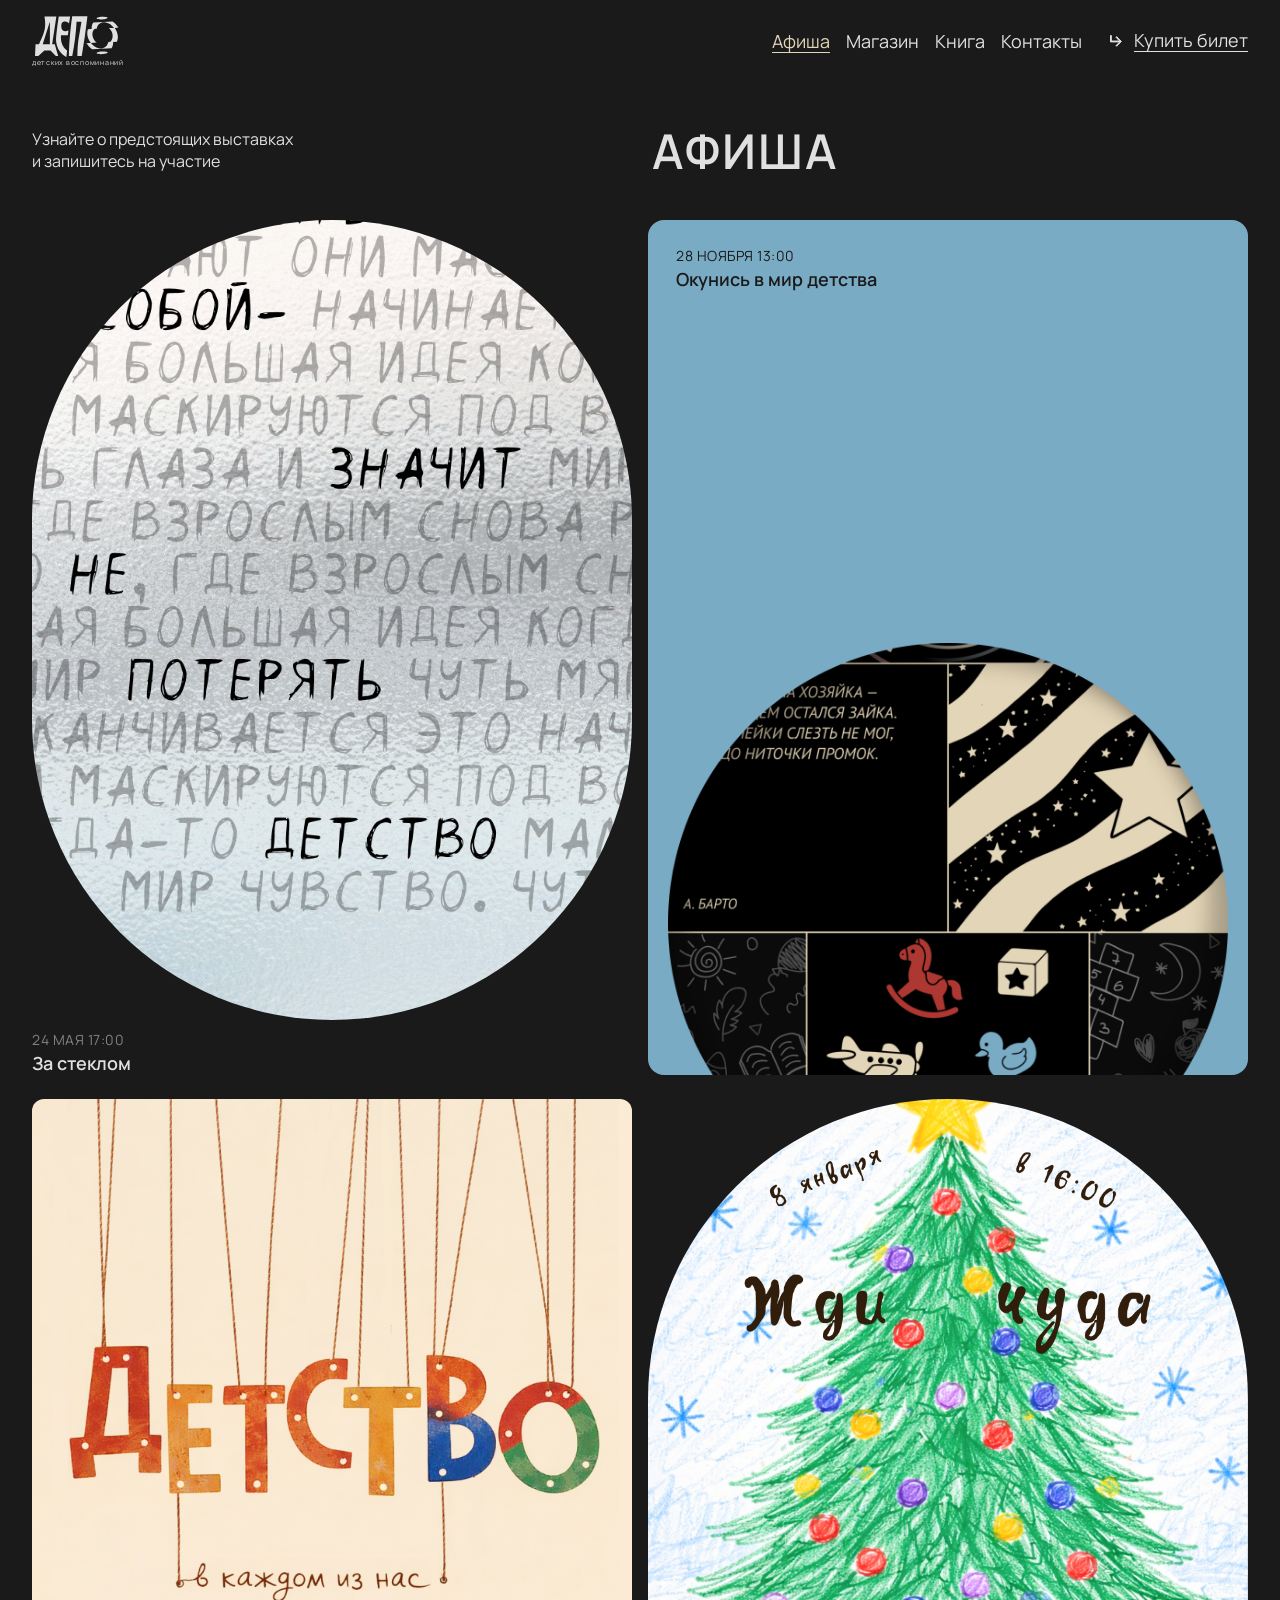
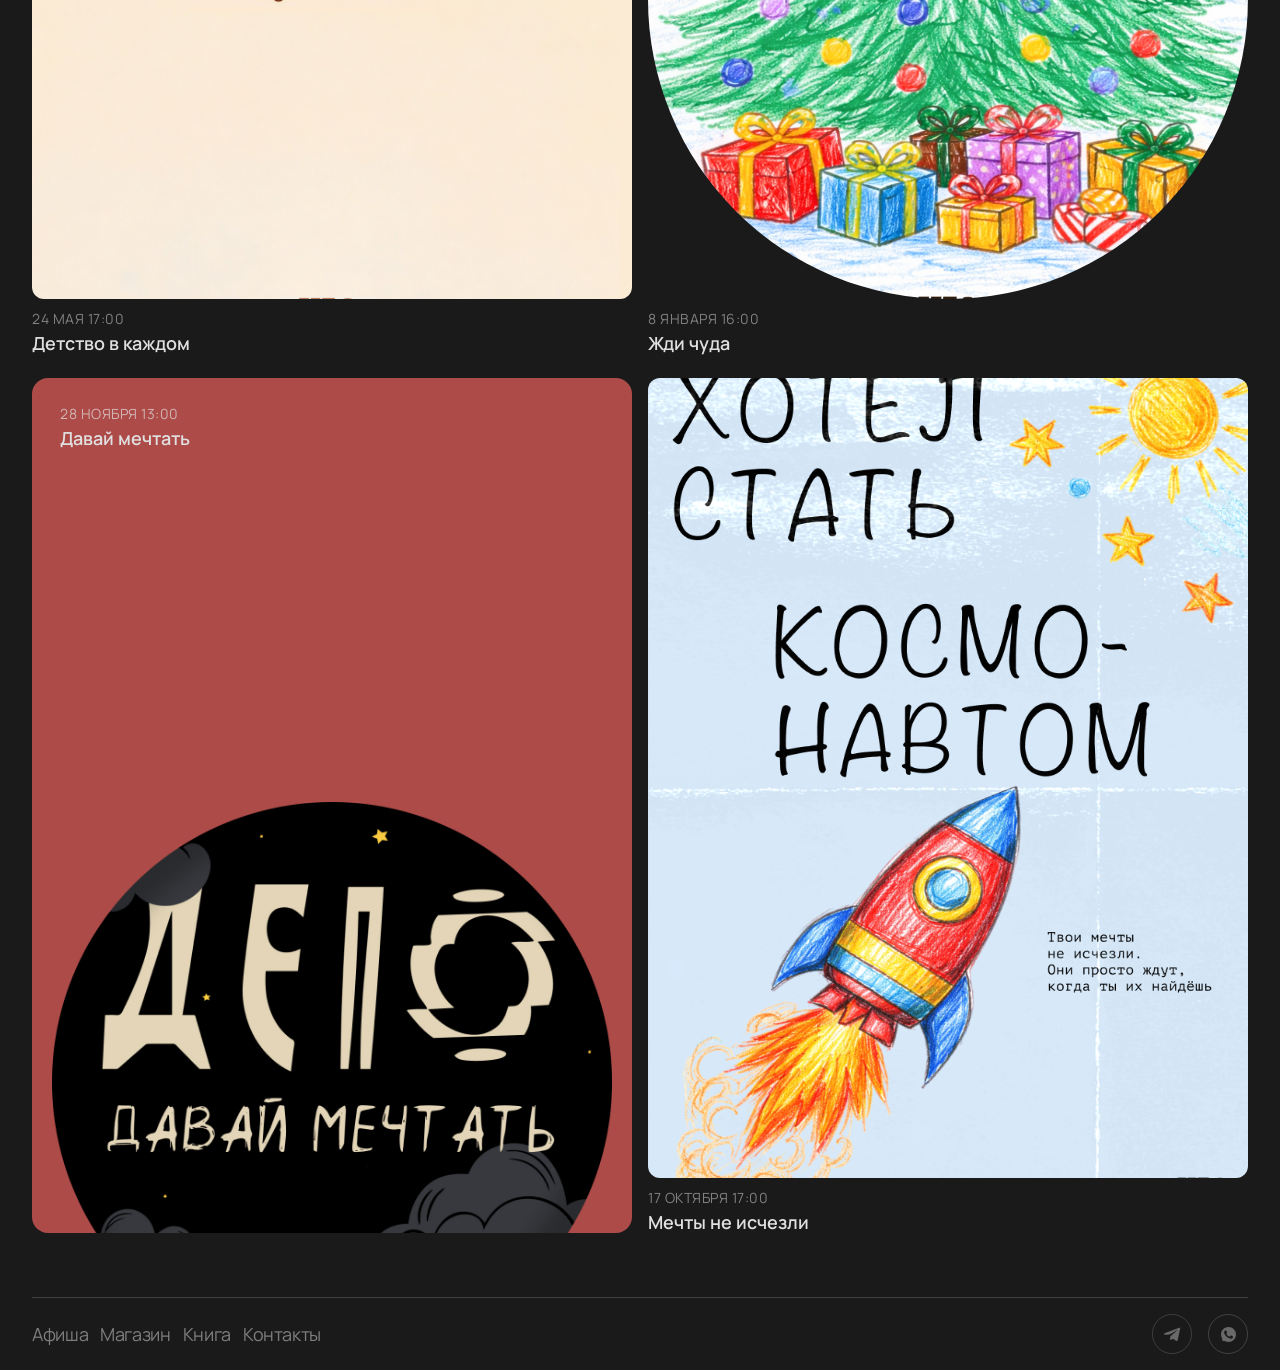
<file: pages/afisha.html>
<!DOCTYPE html>
<html lang="ru" data-base="../">
  <head>
    <meta charset="UTF-8" />
    <meta name="viewport" content="width=device-width, initial-scale=1.0" />
    <meta name="description" content="Афиша выставки ДЕПО — предстоящие мероприятия и запись на участие." />
    <title>Афиша — ДЕПО</title>
    <link rel="icon" type="image/x-icon" href="../assets/favicon/favicon.ico" />
    <link rel="icon" type="image/svg+xml" href="../assets/favicon/favicon.svg" />
    <link rel="apple-touch-icon" href="../assets/favicon/apple-touch-icon.png" />
    <link rel="icon" type="image/png" sizes="96x96" href="../assets/favicon/favicon-96x96.png" />
    <link rel="manifest" href="../assets/favicon/site.webmanifest" />
    <link rel="stylesheet" href="../css/shared/reset.css" />
    <link rel="stylesheet" href="../css/shared/variables.css" />
    <link rel="stylesheet" href="../css/shared/fonts.css" />
    <link rel="stylesheet" href="../css/base.css" />
    <link rel="stylesheet" href="../css/components/header.css" />
    <link rel="stylesheet" href="../css/components/footer.css" />
    <link rel="stylesheet" href="../css/pages/afisha.css" />
  </head>
  <body class="page" data-page="afisha">
    <div id="site-header"></div>

    <main class="page__main">
      <section class="afisha" aria-labelledby="afisha-title">
        <div class="container">
          <div class="afisha__intro">
            <h1 class="afisha__title" id="afisha-title">Афиша</h1>
            <p class="afisha__subtitle">
              Узнайте о предстоящих выставках<br />
              и запишитесь на участие
            </p>
          </div>

          <div class="afisha__grid">
            <div class="afisha__row afisha__row--top">
            <button
              class="afisha-card afisha-card--circle"
              type="button"
              data-event-title="За стеклом"
              data-event-date="24 мая 17:00"
              aria-label="За стеклом, 24 мая 17:00"
            >
              <span class="afisha-card__media">
                <img src="../assets/images/afisha/event-glass.jpg" alt="" width="310" height="465" />
              </span>
              <span class="afisha-card__meta">
                <time class="afisha-card__date" datetime="2025-05-24T17:00">24 мая 17:00</time>
                <span class="afisha-card__name">За стеклом</span>
              </span>
            </button>

            <a
              class="afisha-card afisha-card--featured afisha-card--blue"
              href="https://dylinauv-26.github.io/depo/"
              target="_blank"
              rel="noopener noreferrer"
              aria-label="Окунись в мир детства, 28 ноября 13:00 — открыть сайт"
            >
              <span class="afisha-card__featured-body">
                <span class="afisha-card__featured-text">
                  <time class="afisha-card__date" datetime="2025-11-28T13:00">28 ноября 13:00</time>
                  <span class="afisha-card__name">Окунись в мир детства</span>
                </span>
                <img
                  class="afisha-card__decor"
                  src="../assets/images/afisha/decor-blue.png"
                  alt=""
                  width="608"
                  height="608"
                />
              </span>
            </a>
            </div>

            <div class="afisha__row afisha__row--middle">
            <button
              class="afisha-card afisha-card--rect afisha-card--childhood"
              type="button"
              data-event-title="Детство в каждом"
              data-event-date="24 мая 17:00"
              aria-label="Детство в каждом, 24 мая 17:00"
            >
              <span class="afisha-card__media">
                <img src="../assets/images/afisha/event-childhood.jpg" alt="" width="312" height="465" />
              </span>
              <span class="afisha-card__meta">
                <time class="afisha-card__date" datetime="2025-05-24T17:00">24 мая 17:00</time>
                <span class="afisha-card__name">Детство в каждом</span>
              </span>
            </button>

            <button
              class="afisha-card afisha-card--pill"
              type="button"
              data-event-title="Жди чуда"
              data-event-date="8 января 16:00"
              aria-label="Жди чуда, 8 января 16:00"
            >
              <span class="afisha-card__media">
                <img src="../assets/images/afisha/event-miracle.jpg" alt="" width="312" height="465" />
              </span>
              <span class="afisha-card__meta">
                <time class="afisha-card__date" datetime="2026-01-08T16:00">8 января 16:00</time>
                <span class="afisha-card__name">Жди чуда</span>
              </span>
            </button>
            </div>

            <div class="afisha__row afisha__row--bottom">
            <a
              class="afisha-card afisha-card--featured afisha-card--red"
              href="https://dylinauv-26.github.io/depo_dream/"
              target="_blank"
              rel="noopener noreferrer"
              aria-label="Давай мечтать, 28 ноября 13:00 — открыть сайт"
            >
              <span class="afisha-card__featured-body">
                <span class="afisha-card__featured-text">
                  <time class="afisha-card__date" datetime="2025-11-28T13:00">28 ноября 13:00</time>
                  <span class="afisha-card__name">Давай мечтать</span>
                </span>
                <img
                  class="afisha-card__decor"
                  src="../assets/images/afisha/decor-red.png"
                  alt=""
                  width="608"
                  height="608"
                />
              </span>
            </a>

            <button
              class="afisha-card afisha-card--rect afisha-card--dreams"
              type="button"
              data-event-title="Мечты не исчезли"
              data-event-date="17 октября 17:00"
              aria-label="Мечты не исчезли, 17 октября 17:00"
            >
              <span class="afisha-card__media">
                <img src="../assets/images/afisha/event-dreams.jpg" alt="" width="312" height="465" />
              </span>
              <span class="afisha-card__meta">
                <time class="afisha-card__date" datetime="2025-10-17T17:00">17 октября 17:00</time>
                <span class="afisha-card__name">Мечты не исчезли</span>
              </span>
            </button>
            </div>
          </div>
        </div>
      </section>
    </main>

    <div id="site-footer"></div>

    <div class="afisha-modal" id="afisha-signup-modal" hidden>
      <div class="afisha-modal__overlay" data-close aria-hidden="true"></div>
      <div class="afisha-modal__dialog" role="dialog" aria-modal="true" aria-labelledby="afisha-modal-title">
        <button class="afisha-modal__close" type="button" aria-label="Закрыть">×</button>
        <h2 class="afisha-modal__title" id="afisha-modal-title">Запись на участие</h2>
        <p class="afisha-modal__event" data-event-info></p>

        <form class="afisha-modal__form">
          <label class="afisha-modal__field">
            <span class="afisha-modal__label">Имя</span>
            <input
              class="afisha-modal__input"
              type="text"
              name="name"
              autocomplete="name"
              placeholder="Ваше имя"
              required
            />
          </label>

          <label class="afisha-modal__field">
            <span class="afisha-modal__label">Телефон</span>
            <input
              class="afisha-modal__input"
              type="tel"
              name="phone"
              autocomplete="tel"
              placeholder="+7 (___) ___-__-__"
              required
            />
          </label>

          <label class="afisha-modal__field">
            <span class="afisha-modal__label">Email</span>
            <input
              class="afisha-modal__input"
              type="email"
              name="email"
              autocomplete="email"
              placeholder="example@mail.ru"
              required
            />
          </label>

          <button class="afisha-modal__submit" type="submit">Отправить заявку</button>
        </form>
      </div>
    </div>

    <script type="module" src="../js/layout.js"></script>
    <script src="../js/pages/afisha.js" defer></script>
  </body>
</html>
</file>
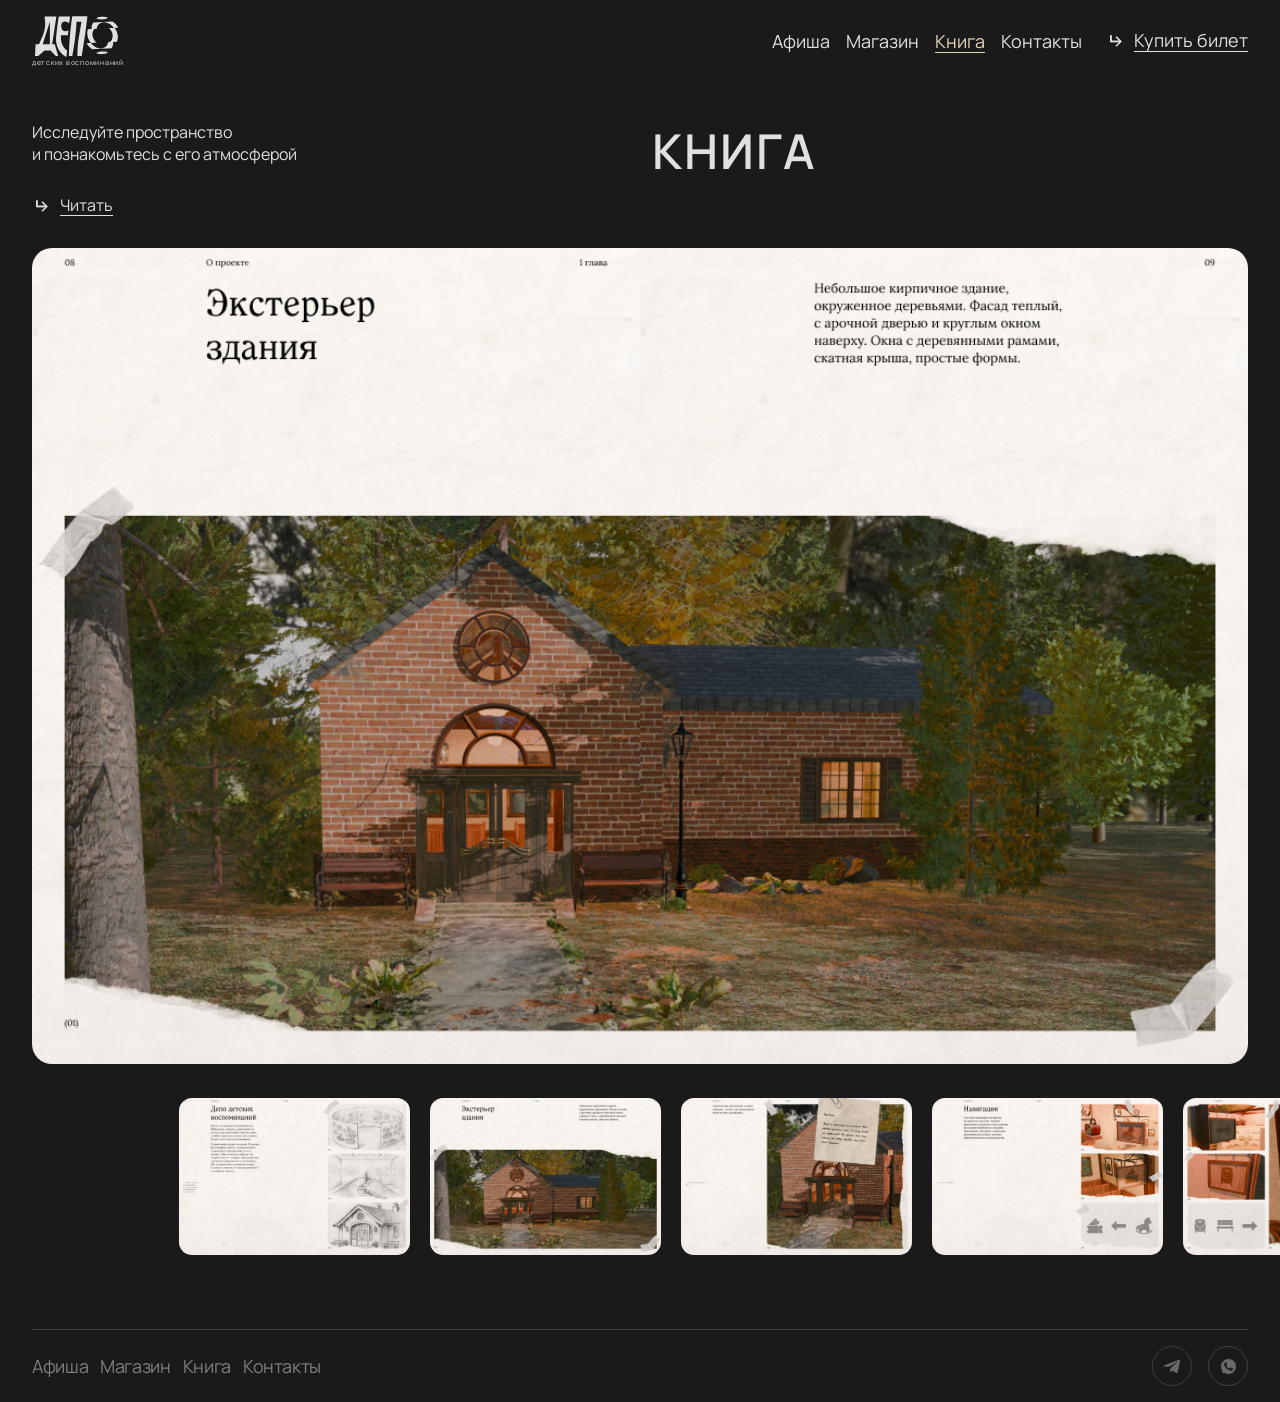
<file: pages/book.html>
<!DOCTYPE html>
<html lang="ru" data-base="../">
  <head>
    <meta charset="UTF-8" />
    <meta name="viewport" content="width=device-width, initial-scale=1.0" />
    <meta name="description" content="Книга выставки ДЕПО — исследуйте пространство и познакомьтесь с его атмосферой." />
    <title>Книга — ДЕПО</title>
    <link rel="icon" type="image/x-icon" href="../assets/favicon/favicon.ico" />
    <link rel="icon" type="image/svg+xml" href="../assets/favicon/favicon.svg" />
    <link rel="apple-touch-icon" href="../assets/favicon/apple-touch-icon.png" />
    <link rel="icon" type="image/png" sizes="96x96" href="../assets/favicon/favicon-96x96.png" />
    <link rel="manifest" href="../assets/favicon/site.webmanifest" />
    <link rel="stylesheet" href="../css/shared/reset.css" />
    <link rel="stylesheet" href="../css/shared/variables.css" />
    <link rel="stylesheet" href="../css/shared/fonts.css" />
    <link rel="stylesheet" href="../css/base.css" />
    <link rel="stylesheet" href="../css/components/header.css" />
    <link rel="stylesheet" href="../css/components/footer.css" />
    <link rel="stylesheet" href="../css/pages/book.css" />
  </head>
  <body class="page" data-page="book">
    <div id="site-header"></div>

    <main class="page__main">
      <section class="book" aria-labelledby="book-title">
        <div class="container">
          <div class="book__content">
            <div class="book__intro">
              <h1 class="book__title" id="book-title">Книга</h1>
              <p class="book__subtitle">
                Исследуйте пространство<br />
                и познакомьтесь с его атмосферой
              </p>
              <a class="book__read" href="../pages/404.html">
                <svg class="book__read-icon" width="20" height="20" viewBox="0 0 20 20" fill="none" aria-hidden="true">
                  <mask id="book-read-mask" style="mask-type: alpha" maskUnits="userSpaceOnUse" x="0" y="0" width="20" height="20">
                    <rect x="0.5" y="0.5" width="19" height="19" fill="#BD0F0F" stroke="#151515" />
                  </mask>
                  <g mask="url(#book-read-mask)">
                    <path
                      d="M15.5 5.3125L9.96191 5.3125L9.96191 13.666L10.8096 12.8418L13.7461 9.99121L14.3359 10.5703C14.2893 10.6183 14.2383 10.6705 14.1836 10.7266C13.8724 11.0455 13.4359 11.4903 12.9365 11.9932C11.9364 13.0003 10.688 14.2349 9.68066 15.1602C9.63101 15.2058 9.57396 15.2582 9.5166 15.3105L4.71289 10.5625L5.29297 9.99316L8.26465 12.9131L9.11523 13.7471L9.11523 4.5L15.5 4.5L15.5 5.3125Z"
                      fill="#E0E0E0"
                      stroke="#E0E0E0"
                    />
                  </g>
                </svg>
                Читать
              </a>
            </div>

            <div class="book__viewer" id="book-viewer">
              <img
                class="book__spread"
                src="../assets/images/book/spread-main.jpg"
                alt="Разворот книги: Экстерьер здания"
                width="648"
                height="435"
              />
            </div>
          </div>
        </div>

        <div class="book__gallery">
          <div class="book__track" role="list">
            <button
              class="book__thumb"
              type="button"
              role="listitem"
              data-src="../assets/images/book/preview-01.jpg"
              data-alt="Разворот книги: Билетная будка"
              aria-label="Показать разворот: Билетная будка"
            >
              <img src="../assets/images/book/preview-01.jpg" alt="" width="260" height="177" />
            </button>
            <button
              class="book__thumb"
              type="button"
              role="listitem"
              data-src="../assets/images/book/preview-02.jpg"
              data-alt="Разворот книги"
              aria-label="Показать разворот 2"
            >
              <img src="../assets/images/book/preview-02.jpg" alt="" width="260" height="177" />
            </button>
            <button
              class="book__thumb"
              type="button"
              role="listitem"
              data-src="../assets/images/book/preview-03.jpg"
              data-alt="Разворот книги: Зал ожидания"
              aria-label="Показать разворот: Зал ожидания"
            >
              <img src="../assets/images/book/preview-03.jpg" alt="" width="260" height="177" />
            </button>
            <button
              class="book__thumb"
              type="button"
              role="listitem"
              data-src="../assets/images/book/preview-04.jpg"
              data-alt="Разворот книги"
              aria-label="Показать разворот 4"
            >
              <img src="../assets/images/book/preview-04.jpg" alt="" width="260" height="177" />
            </button>
            <button
              class="book__thumb"
              type="button"
              role="listitem"
              data-src="../assets/images/book/preview-05.jpg"
              data-alt="Разворот книги"
              aria-label="Показать разворот 5"
            >
              <img src="../assets/images/book/preview-05.jpg" alt="" width="260" height="177" />
            </button>
            <button
              class="book__thumb"
              type="button"
              role="listitem"
              data-src="../assets/images/book/preview-06.jpg"
              data-alt="Разворот книги"
              aria-label="Показать разворот 6"
            >
              <img src="../assets/images/book/preview-06.jpg" alt="" width="260" height="177" />
            </button>
            <button
              class="book__thumb"
              type="button"
              role="listitem"
              data-src="../assets/images/book/preview-07.jpg"
              data-alt="Разворот книги"
              aria-label="Показать разворот 7"
            >
              <img src="../assets/images/book/preview-07.jpg" alt="" width="260" height="177" />
            </button>
            <button
              class="book__thumb"
              type="button"
              role="listitem"
              data-src="../assets/images/book/preview-08.jpg"
              data-alt="Разворот книги"
              aria-label="Показать разворот 8"
            >
              <img src="../assets/images/book/preview-08.jpg" alt="" width="260" height="177" />
            </button>
            <button
              class="book__thumb"
              type="button"
              role="listitem"
              data-src="../assets/images/book/preview-09.jpg"
              data-alt="Разворот книги"
              aria-label="Показать разворот 9"
            >
              <img src="../assets/images/book/preview-09.jpg" alt="" width="260" height="177" />
            </button>
            <button
              class="book__thumb"
              type="button"
              role="listitem"
              data-src="../assets/images/book/preview-10.jpg"
              data-alt="Разворот книги"
              aria-label="Показать разворот 10"
            >
              <img src="../assets/images/book/preview-10.jpg" alt="" width="260" height="177" />
            </button>
            <button
              class="book__thumb"
              type="button"
              role="listitem"
              data-src="../assets/images/book/preview-11.jpg"
              data-alt="Разворот книги"
              aria-label="Показать разворот 11"
            >
              <img src="../assets/images/book/preview-11.jpg" alt="" width="260" height="177" />
            </button>
            <button
              class="book__thumb"
              type="button"
              role="listitem"
              data-src="../assets/images/book/preview-12.jpg"
              data-alt="Разворот книги"
              aria-label="Показать разворот 12"
            >
              <img src="../assets/images/book/preview-12.jpg" alt="" width="260" height="177" />
            </button>
          </div>
        </div>
      </section>
    </main>

    <div id="site-footer"></div>

    <script type="module" src="../js/layout.js"></script>
    <script src="../js/pages/book.js" defer></script>
  </body>
</html>
</file>
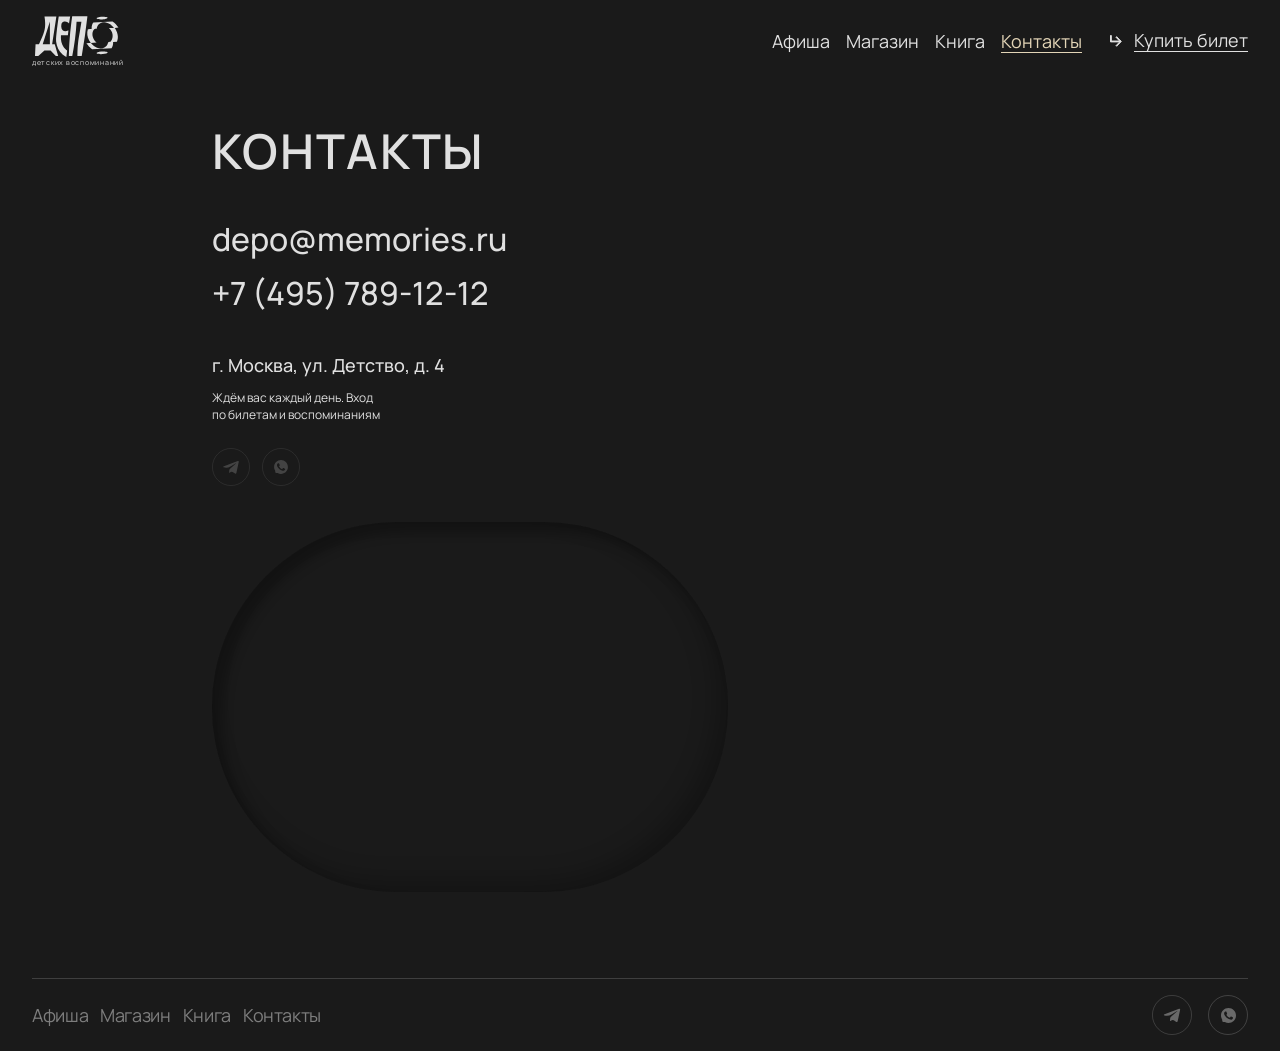
<file: pages/contacts.html>
<!DOCTYPE html>
<html lang="ru" data-base="../">
  <head>
    <meta charset="UTF-8" />
    <meta name="viewport" content="width=device-width, initial-scale=1.0" />
    <meta name="description" content="Контакты выставки ДЕПО — адрес, телефон и email." />
    <title>Контакты — ДЕПО</title>
    <link rel="icon" type="image/x-icon" href="../assets/favicon/favicon.ico" />
    <link rel="icon" type="image/svg+xml" href="../assets/favicon/favicon.svg" />
    <link rel="apple-touch-icon" href="../assets/favicon/apple-touch-icon.png" />
    <link rel="icon" type="image/png" sizes="96x96" href="../assets/favicon/favicon-96x96.png" />
    <link rel="manifest" href="../assets/favicon/site.webmanifest" />
    <link rel="stylesheet" href="../css/shared/reset.css" />
    <link rel="stylesheet" href="../css/shared/variables.css" />
    <link rel="stylesheet" href="../css/shared/fonts.css" />
    <link rel="stylesheet" href="../css/base.css" />
    <link rel="stylesheet" href="../css/components/header.css" />
    <link rel="stylesheet" href="../css/components/footer.css" />
    <link rel="stylesheet" href="../css/pages/contacts.css" />
  </head>
  <body class="page" data-page="contacts">
    <div id="site-header"></div>

    <main class="page__main">
      <section class="contacts" aria-labelledby="contacts-title">
        <div class="container">
          <div class="contacts__inner">
            <div class="contacts__content">
            <h1 class="contacts__title" id="contacts-title">Контакты</h1>

            <div class="contacts__primary">
              <a class="contacts__link" href="mailto:depo@memories.ru">depo@memories.ru</a>
              <a class="contacts__link" href="tel:+74957891212">+7 (495) 789-12-12</a>
            </div>

            <div class="contacts__secondary">
              <div class="contacts__address-block">
                <p class="contacts__address">г. Москва, ул. Детство, д. 4</p>
                <p class="contacts__note">
                  Ждём вас каждый день. Вход<br />
                  по билетам и воспоминаниям
                </p>
              </div>

              <div class="contacts__socials">
                <a
                  class="contacts__social-link"
                  href="https://t.me/"
                  target="_blank"
                  rel="noopener noreferrer"
                  aria-label="Telegram"
                >
                  <svg viewBox="0 0 38 38" fill="none" aria-hidden="true">
                    <rect
                      opacity="0.2"
                      x="0.434"
                      y="0.434"
                      width="37.132"
                      height="37.132"
                      rx="18.566"
                      stroke="#818181"
                      stroke-width="0.868"
                    />
                    <path
                      opacity="0.4"
                      d="M18.063 20.74C17.591 21.159 17.301 21.746 17.256 22.376L17.128 24.147C17.096 24.591 17.47 24.937 17.788 24.625C18.788 23.68 20.32 23.58 21.435 24.387L23.087 25.583C23.742 25.944 24.204 25.753 24.381 24.986L26.727 14.122C26.935 13.163 26.377 12.789 25.738 13.023L11.948 18.242C11.007 18.603 11.021 19.121 11.788 19.356C14.029 20.045 16.457 19.733 18.451 18.5L23.503 15.375C23.889 15.123 24.239 15.263 23.951 15.515L18.063 20.74Z"
                      fill="#818181"
                    />
                  </svg>
                </a>
                <a class="contacts__social-link" href="#" aria-label="WhatsApp">
                  <svg viewBox="0 0 38 38" fill="none" aria-hidden="true">
                    <rect
                      opacity="0.2"
                      x="0.434"
                      y="0.434"
                      width="37.132"
                      height="37.132"
                      rx="18.566"
                      stroke="#818181"
                      stroke-width="0.868"
                    />
                    <g transform="translate(12.09, 12.09)">
                      <path
                        opacity="0.4"
                        d="M6.911 0H6.907C3.098 0 0 3.099 0 6.909C0 8.22 0.366 9.447 1.004 10.492C1.187 10.793 1.249 11.157 1.137 11.491C0.854 12.335 1.65 13.143 2.499 12.872L2.591 12.842C2.919 12.738 3.274 12.792 3.576 12.959C4.565 13.508 5.7 13.818 6.911 13.818C10.72 13.818 13.818 10.719 13.818 6.909C13.818 3.1 10.72 0 6.911 0ZM10.931 9.757C10.764 10.227 10.103 10.618 9.575 10.732C9.214 10.808 8.743 10.87 7.155 10.212C5.125 9.37 3.817 7.307 3.715 7.173C3.618 7.04 2.895 6.081 2.895 5.089C2.895 4.098 3.398 3.615 3.601 3.408C3.768 3.238 4.044 3.16 4.308 3.16C4.393 3.16 4.47 3.164 4.539 3.168C4.742 3.176 4.844 3.189 4.978 3.509C5.145 3.911 5.551 4.902 5.599 5.004C5.648 5.106 5.697 5.244 5.628 5.378C5.564 5.516 5.507 5.577 5.405 5.695C5.303 5.812 5.206 5.902 5.104 6.028C5.011 6.138 4.905 6.255 5.023 6.458C5.14 6.657 5.546 7.319 6.144 7.851C6.915 8.538 7.54 8.757 7.764 8.851C7.931 8.92 8.129 8.903 8.251 8.774C8.406 8.607 8.597 8.331 8.791 8.059C8.929 7.863 9.104 7.839 9.287 7.908C9.473 7.973 10.46 8.461 10.663 8.562C10.866 8.664 11 8.712 11.049 8.798C11.098 8.883 11.098 9.285 10.931 9.757Z"
                        fill="#818181"
                      />
                    </g>
                  </svg>
                </a>
              </div>
            </div>
            </div>

            <div class="contacts__decor" aria-hidden="true">
            <div class="contacts__pit">
              <div class="contacts__toys">
                <div class="contacts__toy contacts__toy--horse" data-toy="../assets/images/contacts/horse.svg"></div>
                <div class="contacts__toy contacts__toy--block" data-toy="../assets/images/contacts/block.svg"></div>
                <div class="contacts__toy contacts__toy--duck" data-toy="../assets/images/contacts/duck.svg"></div>
                <div class="contacts__toy contacts__toy--plane" data-toy="../assets/images/contacts/plane.svg"></div>
                <div class="contacts__toy contacts__toy--car" data-toy="../assets/images/contacts/car.svg"></div>
                <div class="contacts__toy contacts__toy--bear" data-toy="../assets/images/contacts/bear.svg"></div>
              </div>
            </div>
            </div>
          </div>
        </div>
      </section>
    </main>

    <div id="site-footer"></div>

    <script type="module" src="../js/layout.js"></script>
    <script src="../js/pages/contacts.js" defer></script>
  </body>
</html>
</file>
<file: css/shared/variables.css>
:root {
  --color-bg: #1a1a1a;
  --color-text: #e0e0e0;
  --color-text-muted: rgba(224, 224, 224, 0.5);
  --color-accent: #E3D5B7;
  --color-border: rgba(224, 224, 224, 0.2);
  --color-icon: #e0e0e0;

  --font-manrope: 'Manrope', system-ui, sans-serif;
  --font-pt-sans: 'Manrope', system-ui, sans-serif;

  --container-max: 1440px;
  --gutter: 60px;
  --gutter-tablet: 32px;
  --gutter-mobile: 16px;

  --header-height: 72px;
  --transition: 0.3s ease;

  --bp-tablet: 768px;
  --bp-desktop: 1440px;
}
</file>
<file: css/shared/fonts.css>
@font-face {
  font-family: 'Manrope';
  font-style: normal;
  font-weight: 400;
  font-display: swap;
  src:
    url('../../assets/fonts/Manrope-Regular.woff2') format('woff2'),
    url('../../assets/fonts/Manrope-Regular.woff') format('woff');
}

@font-face {
  font-family: 'Manrope';
  font-style: normal;
  font-weight: 500;
  font-display: swap;
  src:
    url('../../assets/fonts/Manrope-Medium.woff2') format('woff2'),
    url('../../assets/fonts/Manrope-Medium.woff') format('woff');
}

@font-face {
  font-family: 'Manrope';
  font-style: normal;
  font-weight: 600;
  font-display: swap;
  src:
    url('../../assets/fonts/Manrope-SemiBold.woff2') format('woff2'),
    url('../../assets/fonts/Manrope-SemiBold.woff') format('woff');
}

@font-face {
  font-family: 'Manrope';
  font-style: normal;
  font-weight: 700;
  font-display: swap;
  src:
    url('../../assets/fonts/Manrope-Bold.woff2') format('woff2'),
    url('../../assets/fonts/Manrope-Bold.woff') format('woff');
}

@font-face {
  font-family: 'Manrope';
  font-style: normal;
  font-weight: 800;
  font-display: swap;
  src:
    url('../../assets/fonts/Manrope-ExtraBold.woff2') format('woff2'),
    url('../../assets/fonts/Manrope-ExtraBold.woff') format('woff');
}
</file>
<file: css/base.css>
body {
  font-family: var(--font-manrope);
  font-size: 18px;
  font-weight: 400;
  line-height: 1.35;
  color: var(--color-text);
  background-color: var(--color-bg);
}

.container {
  width: 100%;
  max-width: var(--container-max);
  margin-inline: auto;
  padding-inline: var(--gutter-mobile);
}

@media (min-width: 768px) {
  .container {
    padding-inline: var(--gutter-tablet);
  }
}

@media (min-width: 1440px) {
  .container {
    padding-inline: var(--gutter);
  }
}

.page {
  display: flex;
  flex-direction: column;
  min-height: 100vh;
  padding-top: var(--header-height);
}

.page__main {
  flex: 1 0 auto;
}

body.is-menu-locked {
  overflow: hidden;
}

/* ── Page loader ──────────────────────────────────────────── */
#page-loader {
  position: fixed;
  inset: 0;
  z-index: 9999;
  display: flex;
  align-items: center;
  justify-content: center;
  background-color: var(--color-bg);
  transition: opacity 0.5s ease;
}

#page-loader.is-hidden {
  opacity: 0;
  pointer-events: none;
}

.loader__ring {
  width: 52px;
  height: 52px;
  border: 3px solid rgba(224, 224, 224, 0.12);
  border-top-color: var(--color-accent);
  border-radius: 50%;
  animation: loader-spin 0.75s linear infinite;
}

@keyframes loader-spin {
  to { transform: rotate(360deg); }
}

.layout-error {
  padding: 16px var(--gutter-mobile);
  font-size: 14px;
  line-height: 1.4;
  color: var(--color-accent);
  background: rgba(227, 213, 183, 0.08);
  border-bottom: 1px solid var(--color-border);
}
</file>
<file: css/components/header.css>
.header {
  position: fixed;
  top: 0;
  left: 0;
  right: 0;
  z-index: 100;
  background-color: var(--color-bg);
  transition: box-shadow 0.3s ease;
}

.header.is-scrolled {
  box-shadow: 0 1px 0 var(--color-border);
}

.header__inner {
  display: flex;
  align-items: center;
  justify-content: space-between;
  gap: 16px;
  min-height: var(--header-height);
  padding-block: 16px;
}

.header__logo {
  flex-shrink: 0;
}

.header__logo-link {
  display: inline-flex;
  flex-direction: column;
  align-items: center;
  gap: 2px;
}

.header__logo-letters {
  display: flex;
  align-items: flex-end;
  height: 42px;
}

.header__logo-letter {
  height: 40px;
  width: auto;
  flex-shrink: 0;
}

.header__logo-letter--p1 {
  width: 19px;
}

.header__logo-letter--p2 {
  width: 23px;
}

.header__logo-letter--d {
  width: 14px;
}

.header__logo-letter--o {
  width: 33px;
  height: 42px;
  transform: rotate(3.5deg);
  transform-origin: center bottom;
}

.header__logo-tagline {
  font-family: var(--font-pt-sans);
  font-size: 7px;
  line-height: 0.89;
  letter-spacing: 0.74px;
  text-transform: lowercase;
  color: var(--color-text);
}

.header__nav-wrap {
  display: none;
  align-items: center;
  gap: 24px;
  margin-left: auto;
}

.header__menu-list {
  display: flex;
  align-items: center;
  gap: 16px;
}

.header__menu-link {
  font-size: 18px;
  line-height: 1.1;
  text-align: center;
  white-space: nowrap;
  text-decoration: underline;
  text-decoration-color: transparent;
  text-underline-offset: 4px;
  transition:
    color var(--transition),
    text-decoration-color var(--transition);
}

.header__menu-link:hover,
.header__menu-link:focus-visible {
  text-decoration-color: currentColor;
}

.header__menu-link.is-active {
  color: var(--color-accent);
  text-decoration-color: currentColor;
}

.header__ticket {
  display: flex;
  align-items: center;
  gap: 8px;
  flex-shrink: 0;
}

.header__ticket--desktop {
  display: none;
}

.header__ticket-icon {
  width: 20px;
  height: 20px;
  flex-shrink: 0;
  transform: rotate(-90deg);
}

.header__ticket-link {
  font-size: 18px;
  line-height: 1.1;
  text-decoration: underline;
  text-underline-offset: 4px;
  white-space: nowrap;
  transition: color var(--transition);
}

.header__ticket-link:hover,
.header__ticket-link:focus-visible {
  color: var(--color-accent);
}

.header__burger {
  display: flex;
  align-items: center;
  justify-content: center;
  width: 40px;
  height: 40px;
  flex-shrink: 0;
}

.header__burger-icon {
  width: 24px;
  height: 24px;
}

.header__burger-icon--close {
  display: none;
}

.header.is-menu-open .header__burger-icon--open {
  display: none;
}

.header.is-menu-open .header__burger-icon--close {
  display: block;
}

.header__mobile-menu {
  display: none;
  position: fixed;
  inset: var(--header-height) 0 0;
  z-index: 99;
  padding: 24px var(--gutter-mobile);
  background-color: var(--color-bg);
  overflow-y: auto;
}

.header.is-menu-open .header__mobile-menu {
  display: flex;
  flex-direction: column;
  align-items: center;
  justify-content: center;
}

.header__mobile-list {
  display: flex;
  flex-direction: column;
  align-items: center;
  gap: 28px;
  width: 100%;
  text-align: center;
}

.header__mobile-list li {
  display: flex;
  justify-content: center;
  width: 100%;
}

.header__mobile-link {
  font-size: 18px;
  line-height: 1.1;
  text-decoration: underline;
  text-decoration-color: transparent;
  text-underline-offset: 4px;
  transition:
    color var(--transition),
    text-decoration-color var(--transition);
}

.header__mobile-link:hover,
.header__mobile-link:focus-visible {
  text-decoration-color: currentColor;
}

.header__mobile-link.is-active {
  color: var(--color-accent);
  text-decoration-color: currentColor;
}

.header__mobile-ticket {
  display: inline-flex;
  align-items: center;
  justify-content: center;
  gap: 8px;
  margin-top: 4px;
  font-size: 18px;
  text-decoration: underline;
  text-underline-offset: 4px;
}

@media (min-width: 768px) {
  .header__nav-wrap {
    display: flex;
  }

  .header__burger {
    display: none;
  }

  .header__ticket--desktop {
    display: flex;
  }

  .header__mobile-menu {
    display: none !important;
  }
}

@media (min-width: 1440px) {
  .header__nav-wrap {
    gap: 159px;
  }

  .header__menu-list {
    gap: 28px;
  }
}
</file>
<file: css/components/footer.css>
.footer {
  margin-top: auto;
  padding-block: 16px;
  background-color: var(--color-bg);
}

.footer__line {
  width: 100%;
  height: 1px;
  margin-bottom: 16px;
}

.footer__inner {
  display: flex;
  flex-direction: column;
  align-items: center;
  gap: 24px;
}

.footer__nav {
  display: flex;
  flex-wrap: wrap;
  justify-content: center;
  gap: 12px;
}

.footer__nav-link {
  font-size: 18px;
  line-height: 1.35;
  letter-spacing: -0.36px;
  color: var(--color-text);
  opacity: 0.5;
  white-space: nowrap;
  transition: opacity var(--transition);
}

.footer__nav-link:hover,
.footer__nav-link:focus-visible {
  opacity: 1;
}

.footer__socials {
  display: flex;
  align-items: center;
  gap: 16px;
}

.footer__social-link {
  display: flex;
  align-items: center;
  justify-content: center;
  width: 40px;
  height: 40px;
  transition: opacity var(--transition);
}

.footer__social-link:hover,
.footer__social-link:focus-visible {
  opacity: 0.8;
}

.footer__social-link--outline {
  border: 0.87px solid var(--color-border);
  border-radius: 50%;
}

.footer__social-icon {
  width: 40px;
  height: 40px;
}

.footer__social-icon--small {
  width: 15px;
  height: 15px;
}

@media (min-width: 768px) {
  .footer__inner {
    flex-direction: row;
    justify-content: space-between;
    align-items: center;
    gap: 16px;
  }

  .footer__nav {
    flex: 1;
    justify-content: flex-start;
  }
}
</file>
<file: css/pages/afisha.css>
.afisha {
  padding-block: 37px 32px;
}

.afisha__intro {
  display: flex;
  flex-direction: column;
  gap: 12px;
  margin-bottom: 32px;
}

.afisha__title {
  font-size: 36px;
  font-weight: 600;
  line-height: 1.2;
  letter-spacing: 1.44px;
  text-transform: uppercase;
}

.afisha__subtitle {
  max-width: 292px;
  font-size: 16px;
  font-weight: 400;
  line-height: 1.35;
}

.afisha__grid {
  display: flex;
  flex-direction: column;
  gap: 24px;
}

.afisha__row {
  display: grid;
  grid-template-columns: 1fr 1fr;
  gap: 12px;
  align-items: stretch;
}

.afisha-card {
  display: flex;
  flex-direction: column;
  gap: 12px;
  width: 100%;
  padding: 0;
  text-align: left;
  cursor: pointer;
}

.afisha-card__media {
  display: block;
  width: 100%;
  overflow: hidden;
}

.afisha-card__media img {
  display: block;
  width: 100%;
  height: auto;
  aspect-ratio: 3 / 4;
  object-fit: cover;
  transition: transform 0.4s ease;
}

.afisha-card:hover .afisha-card__media img,
.afisha-card:focus-visible .afisha-card__media img {
  transform: scale(1.05);
}

.afisha-card--circle .afisha-card__media {
  border-radius: 300px;
}

.afisha-card--rect .afisha-card__media {
  border-radius: 12px;
}

.afisha-card--pill .afisha-card__media {
  border-radius: 300px;
}

.afisha-card__meta,
.afisha-card__featured-text {
  display: flex;
  flex-direction: column;
  gap: 6px;
}

.afisha-card__date {
  font-size: 13px;
  font-weight: 400;
  line-height: 1.12;
  letter-spacing: 0.52px;
  text-transform: uppercase;
  color: #818181;
}

.afisha-card__name {
  font-size: 16px;
  font-weight: 600;
  line-height: 1.2;
  color: var(--color-text);
}

.afisha-card--featured {
  gap: 0;
  min-height: 180px;
  overflow: hidden;
  border-radius: 16px;
  isolation: isolate;
  transition: transform 0.4s ease;
}

.afisha-card--featured:hover,
.afisha-card--featured:focus-visible {
  transform: scale(1.02);
}

.afisha-card__featured-body {
  position: relative;
  display: block;
  width: 100%;
  flex: 1;
  min-height: inherit;
  padding: 20px;
  overflow: hidden;
}

.afisha-card--blue {
  background-color: #7aabc4;
}

.afisha-card--blue .afisha-card__date,
.afisha-card--blue .afisha-card__name {
  color: #1a1a1a;
}

.afisha-card--red {
  background-color: #ad4b49;
}

.afisha-card--red .afisha-card__date {
  color: rgba(224, 224, 224, 0.7);
}

.afisha-card--red .afisha-card__name {
  color: var(--color-text);
}

.afisha-card__featured-text {
  position: relative;
  z-index: 1;
}

.afisha-card__decor {
  position: absolute;
  left: 50%;
  bottom: -15%;
  z-index: 0;
  width: min(110%, 560px);
  height: auto;
  aspect-ratio: 1;
  object-fit: contain;
  pointer-events: none;
  transform: translateX(-50%);
}

.afisha-modal {
  position: fixed;
  inset: 0;
  z-index: 200;
  display: flex;
  align-items: center;
  justify-content: center;
  padding: 16px;
}

.afisha-modal[hidden] {
  display: none;
}

.afisha-modal__overlay {
  position: absolute;
  inset: 0;
  background-color: rgba(0, 0, 0, 0.65);
}

.afisha-modal__dialog {
  position: relative;
  z-index: 1;
  width: min(100%, 390px);
  max-height: calc(100vh - 32px);
  padding: 24px 20px 20px;
  overflow-y: auto;
  border-radius: 20px;
  background-color: var(--color-bg);
}

.afisha-modal__close {
  position: absolute;
  top: 16px;
  right: 16px;
  display: flex;
  align-items: center;
  justify-content: center;
  width: 32px;
  height: 32px;
  font-size: 24px;
  line-height: 1;
  color: var(--color-text-muted);
  transition: color var(--transition);
}

.afisha-modal__close:hover,
.afisha-modal__close:focus-visible {
  color: var(--color-text);
}

.afisha-modal__title {
  margin-bottom: 8px;
  padding-right: 32px;
  font-size: 24px;
  font-weight: 600;
  line-height: 1.2;
  letter-spacing: 0.96px;
  text-transform: uppercase;
}

.afisha-modal__event {
  margin-bottom: 24px;
  font-size: 16px;
  font-weight: 500;
  line-height: 1.35;
  color: #818181;
}

.afisha-modal__form {
  display: flex;
  flex-direction: column;
  gap: 16px;
}

.afisha-modal__field {
  display: flex;
  flex-direction: column;
  gap: 8px;
}

.afisha-modal__label {
  font-size: 14px;
  font-weight: 400;
  line-height: 1.35;
  color: var(--color-text-muted);
}

.afisha-modal__input {
  width: 100%;
  padding: 12px 16px;
  border: 1px solid var(--color-border);
  border-radius: 12px;
  background: transparent;
  color: var(--color-text);
}

.afisha-modal__input::placeholder {
  color: #818181;
}

.afisha-modal__submit {
  margin-top: 8px;
  padding: 14px 24px;
  border-radius: 20px;
  font-size: 16px;
  font-weight: 500;
  line-height: 1.35;
  color: #1a1a1a;
  background-color: #ffffff;
  transition: opacity var(--transition);
}

.afisha-modal__submit:hover,
.afisha-modal__submit:focus-visible {
  opacity: 0.85;
}

@media (min-width: 768px) {
  .afisha {
    padding-block: 50px 48px;
  }

  .afisha__intro {
    display: grid;
    grid-template-columns: minmax(0, 1fr) minmax(0, 1fr);
    column-gap: 24px;
    align-items: center;
    margin-bottom: 40px;
  }

  .afisha__subtitle {
    grid-column: 1;
    grid-row: 1;
  }

  .afisha__title {
    grid-column: 2;
    grid-row: 1;
    font-size: 48px;
    letter-spacing: 1.92px;
  }

  .afisha__row {
    gap: 16px;
  }

  .afisha-card__media img {
    aspect-ratio: 3 / 4;
  }

  .afisha-card--featured {
    aspect-ratio: 3 / 4;
    min-height: unset;
  }

  .afisha-card__featured-body {
    padding: 28px;
  }

  .afisha-card__date {
    font-size: 14px;
  }

  .afisha-card__name {
    font-size: 18px;
  }

  .afisha-modal__dialog {
    width: min(100%, 480px);
    padding: 32px 28px 28px;
  }

  .afisha-modal__title {
    font-size: 32px;
    letter-spacing: 1.28px;
  }
}

@media (min-width: 1440px) {
  .afisha {
    padding-block: 77px 64px;
  }

  .afisha__intro {
    display: grid;
    grid-template-columns: minmax(0, 1fr) minmax(0, 1fr);
    gap: 24px;
    align-items: center;
    margin-bottom: 48px;
  }

  .afisha__subtitle {
    grid-column: 1;
    grid-row: 1;
    font-size: 16px;
    max-width: 320px;
  }

  .afisha__title {
    grid-column: 2;
    grid-row: 1;
    font-size: 64px;
    letter-spacing: 2.56px;
  }

  .afisha__grid {
    display: grid;
    grid-template-columns: 310px 26px 240px 0 312px 24px 312px;
    grid-template-rows: auto auto auto;
    row-gap: 0;
    align-items: start;
  }

  .afisha__row {
    display: contents;
  }

  .afisha-card--circle {
    grid-column: 1;
    grid-row: 1;
  }

  .afisha-card--blue {
    grid-column: 5 / 8;
    grid-row: 1;
    min-height: 677px;
  }

  .afisha-card--childhood {
    grid-column: 3;
    grid-row: 2;
    margin-top: -93px;
  }

  .afisha-card--pill {
    grid-column: 7;
    grid-row: 2;
    margin-top: 50px;
  }

  .afisha-card--red {
    grid-column: 1 / 4;
    grid-row: 3;
    min-height: 677px;
    margin-top: -60px;
  }

  .afisha-card--dreams {
    grid-column: 5;
    grid-row: 3;
    margin-top: 82px;
  }

  .afisha-card:not(.afisha-card--featured) {
    transition: transform 0.4s ease;
  }

  .afisha-card:not(.afisha-card--featured):hover,
  .afisha-card:not(.afisha-card--featured):focus-visible {
    transform: scale(1.02);
  }

  .afisha-card__media img {
    aspect-ratio: 310 / 465;
  }

  .afisha-card--featured {
    aspect-ratio: unset;
    border-radius: 20px;
  }

  .afisha-card__featured-body {
    padding: 32px;
  }

  .afisha-card__featured-text {
    max-width: 312px;
  }

  .afisha-card__date {
    font-size: 16px;
    letter-spacing: 0.64px;
  }

  .afisha-card__name {
    font-size: 24px;
  }

  .afisha-card__decor {
    width: min(110%, 620px);
  }
}
</file>
<file: css/pages/book.css>
.book {
  padding-block: 37px 32px;
  overflow: hidden;
}

.book__content {
  display: flex;
  flex-direction: column;
  gap: 24px;
}

.book__intro {
  display: flex;
  flex-direction: column;
  gap: 16px;
}

.book__title {
  font-size: 36px;
  font-weight: 600;
  line-height: 1.2;
  letter-spacing: 1.44px;
  text-transform: uppercase;
}

.book__subtitle {
  max-width: 292px;
  font-size: 16px;
  font-weight: 400;
  line-height: 1.35;
}

.book__read {
  display: inline-flex;
  align-items: center;
  gap: 8px;
  align-self: flex-start;
  font-size: 16px;
  line-height: 1.1;
  text-decoration: underline;
  text-underline-offset: 4px;
  transition: color var(--transition);
}

.book__read:hover,
.book__read:focus-visible {
  color: var(--color-accent);
}

.book__read-icon {
  flex-shrink: 0;
  transform: rotate(-90deg);
}

.book__viewer {
  width: 100%;
  overflow: hidden;
  border-radius: 20px;
}

.book__spread {
  display: block;
  width: 100%;
  height: auto;
  aspect-ratio: 648 / 435;
  object-fit: cover;
}

.book__gallery {
  margin-top: 24px;
  margin-inline: calc(-1 * var(--gutter-mobile));
}

.book__track {
  display: flex;
  gap: 16px;
  align-items: flex-end;
  padding-inline: var(--gutter-mobile);
  padding-bottom: 8px;
  overflow-x: auto;
  -webkit-overflow-scrolling: touch;
  scrollbar-width: none;
  /* scroll-snap removed: conflicts with requestAnimationFrame auto-scroll */
}

.book__track::-webkit-scrollbar {
  display: none;
}

.book__thumb {
  flex: 0 0 auto;
  width: 220px;
  padding: 0;
  overflow: hidden;
  border: 2px solid transparent;
  border-radius: 15px;
  transition:
    border-color var(--transition),
    opacity var(--transition);
}

.book__thumb:hover,
.book__thumb:focus-visible {
  opacity: 0.85;
}

.book__thumb--active {
  border-color: var(--color-accent);
}

.book__thumb img {
  display: block;
  width: 100%;
  height: auto;
  aspect-ratio: 260 / 177;
  object-fit: cover;
  pointer-events: none;
  transition: transform 0.4s ease;
}

.book__thumb:hover img,
.book__thumb:focus-visible img {
  transform: scale(1.07);
}

@media (min-width: 768px) {
  .book {
    padding-block: 50px 48px;
  }

  .book__content {
    gap: 32px;
    max-width: none;
    margin-left: 0;
  }

  .book__intro {
    display: grid;
    grid-template-columns: minmax(0, 1fr) minmax(0, 1fr);
    grid-template-rows: auto auto;
    column-gap: 24px;
    row-gap: 16px;
    align-items: start;
  }

  .book__subtitle {
    grid-column: 1;
    grid-row: 1;
    max-width: 319px;
  }

  .book__title {
    grid-column: 2;
    grid-row: 1;
    font-size: 48px;
    letter-spacing: 1.92px;
  }

  .book__read {
    grid-column: 1;
    grid-row: 2;
  }

  .book__gallery {
    margin-top: 32px;
    margin-inline: calc(-1 * var(--gutter-tablet));
  }

  .book__track {
    padding-inline: calc(var(--gutter-tablet) + 180px) var(--gutter-tablet);
  }

  .book__thumb {
    width: 235px;
  }
}

@media (min-width: 1440px) {
  .book {
    padding-block: 77px 64px;
  }

  .book__content {
    gap: 24px;
    max-width: none;
    margin-left: 0;
  }

  .book__intro {
    display: grid;
    grid-template-columns: minmax(0, 1fr) minmax(0, 1fr);
    grid-template-rows: auto auto;
    column-gap: 24px;
    row-gap: 16px;
    align-items: start;
    margin-bottom: 8px;
  }

  .book__subtitle {
    grid-column: 1;
    grid-row: 1;
    max-width: 320px;
  }

  .book__title {
    grid-column: 2;
    grid-row: 1;
    font-size: 64px;
    letter-spacing: 2.56px;
  }

  .book__read {
    grid-column: 1;
    grid-row: 2;
  }

  .book__viewer {
    max-width: 648px;
    margin-left: auto;
  }

  .book__gallery {
    margin-top: 24px;
    margin-inline: calc(-1 * var(--gutter));
  }

  .book__track {
    padding-inline: var(--gutter);
  }

  .book__thumb {
    width: 260px;
  }
}
</file>
<file: css/pages/contacts.css>
.contacts {
  padding-block: 37px 50px;
}

.contacts__inner {
  display: grid;
  grid-template-columns: 1fr;
  gap: 32px;
}

.contacts__content {
  display: flex;
  flex-direction: column;
  gap: 28px;
}

.contacts__title {
  font-size: 36px;
  font-weight: 600;
  line-height: 1.2;
  letter-spacing: 1.44px;
  text-transform: uppercase;
}

.contacts__primary {
  display: flex;
  flex-direction: column;
  gap: 4px;
}

.contacts__link {
  font-size: 24px;
  font-weight: 500;
  line-height: 1.45;
  text-decoration: underline;
  text-decoration-color: transparent;
  text-underline-offset: 4px;
  transition:
    color var(--transition),
    text-decoration-color var(--transition);
}

.contacts__link:hover,
.contacts__link:focus-visible {
  color: var(--color-accent);
  text-decoration-color: currentColor;
}

.contacts__secondary {
  display: flex;
  flex-direction: column;
  gap: 20px;
  max-width: 236px;
}

.contacts__address-block {
  display: flex;
  flex-direction: column;
  gap: 8px;
}

.contacts__address {
  font-size: 16px;
  font-weight: 500;
  line-height: 1.45;
}

.contacts__note {
  font-size: 12px;
  font-weight: 400;
  line-height: 1.4;
  color: var(--color-text);
}

.contacts__socials {
  display: flex;
  gap: 8px;
  align-items: center;
}

.contacts__social-link {
  display: block;
  flex-shrink: 0;
  width: 32px;
  height: 32px;
  transition: opacity var(--transition);
}

.contacts__social-link:hover,
.contacts__social-link:focus-visible {
  opacity: 0.8;
}

.contacts__social-link svg {
  width: 100%;
  height: 100%;
}

.contacts__decor {
  width: 100%;
}

.contacts__pit {
  position: relative;
  width: 100%;
  max-width: 364px;
  aspect-ratio: 364 / 246;
  margin-inline: auto;
  overflow: hidden;
  border-radius: 1000px;
  background-color: var(--color-bg);
  box-shadow:
    inset 10px 10px 10.5px rgba(0, 0, 0, 0.25),
    inset -10px -10px 25px rgba(0, 0, 0, 0.25);
}

.contacts__toys {
  position: absolute;
  inset: 0;
}

.contacts__toy {
  position: absolute;
  opacity: 0;
  animation: contacts-toy-fall var(--fall-duration, 8s) var(--fall-delay, 0s) infinite ease-in;
  will-change: transform, opacity;
}

.contacts__toy svg {
  width: 100%;
  height: 100%;
  display: block;
}

.contacts__toy--horse {
  top: 14%;
  left: 54%;
  width: 18%;
  --rest-rotate: 0deg;
}

.contacts__toy--block {
  top: -2%;
  left: 25%;
  width: 22%;
  --rest-rotate: 18deg;
}

.contacts__toy--duck {
  top: 29%;
  left: 44%;
  width: 20%;
  --rest-rotate: -24deg;
}

.contacts__toy--plane {
  top: 38%;
  left: 21%;
  width: 26%;
  --rest-rotate: 34deg;
}

.contacts__toy--car {
  top: 69%;
  left: 11%;
  width: 24%;
  --rest-rotate: -40deg;
}

.contacts__toy--bear {
  top: 62%;
  left: 43%;
  width: 22%;
  --rest-rotate: -46deg;
}

@keyframes contacts-toy-fall {
  0% {
    transform: translate3d(0, -130%, 0) rotate(0deg) scale(0.85);
    opacity: 0;
  }

  12% {
    opacity: 1;
  }

  45% {
    transform: translate3d(var(--fall-drift, 0), 0, 0) rotate(var(--rest-rotate, 0deg)) scale(1);
    opacity: 1;
  }

  70% {
    transform: translate3d(calc(var(--fall-drift, 0) * 1.2), 15%, 0) rotate(calc(var(--rest-rotate, 0deg) + 8deg))
      scale(1);
    opacity: 0.9;
  }

  100% {
    transform: translate3d(calc(var(--fall-drift, 0) * 1.5), 140%, 0) rotate(calc(var(--rest-rotate, 0deg) + 20deg))
      scale(0.9);
    opacity: 0;
  }
}

@media (min-width: 768px) {
  .contacts {
    padding-block: 50px 70px;
  }

  .contacts__inner {
    gap: 36px;
    max-width: 516px;
    margin-left: 180px;
  }

  .contacts__title {
    font-size: 48px;
    letter-spacing: 1.92px;
  }

  .contacts__content {
    gap: 36px;
  }

  .contacts__primary {
    gap: 8px;
  }

  .contacts__link {
    font-size: 32px;
  }

  .contacts__secondary {
    gap: 24px;
  }

  .contacts__address-block {
    gap: 12px;
  }

  .contacts__address {
    font-size: 18px;
  }

  .contacts__socials {
    gap: 12px;
  }

  .contacts__social-link {
    width: 38px;
    height: 38px;
  }

  .contacts__pit {
    max-width: 516px;
    aspect-ratio: 516 / 370;
  }
}

@media (min-width: 1440px) {
  .contacts {
    padding-block: 70px 116px;
  }

  .contacts__inner {
    grid-template-columns: 536px minmax(0, 1fr);
    gap: 60px;
    align-items: start;
    max-width: none;
    margin-left: 0;
  }

  .contacts__decor {
    order: 1;
    margin-top: 31px;
  }

  .contacts__content {
    order: 2;
    gap: 0;
    padding-left: 75px;
  }

  .contacts__title {
    margin-bottom: 36px;
    font-size: 64px;
    letter-spacing: 2.56px;
  }

  .contacts__primary {
    margin-bottom: 48px;
  }

  .contacts__link {
    font-size: 36px;
  }

  .contacts__pit {
    max-width: 536px;
    aspect-ratio: 536 / 500;
  }
}

@media (prefers-reduced-motion: reduce) {
  .contacts__toy {
    animation: none;
    opacity: 1;
  }
}
</file>
